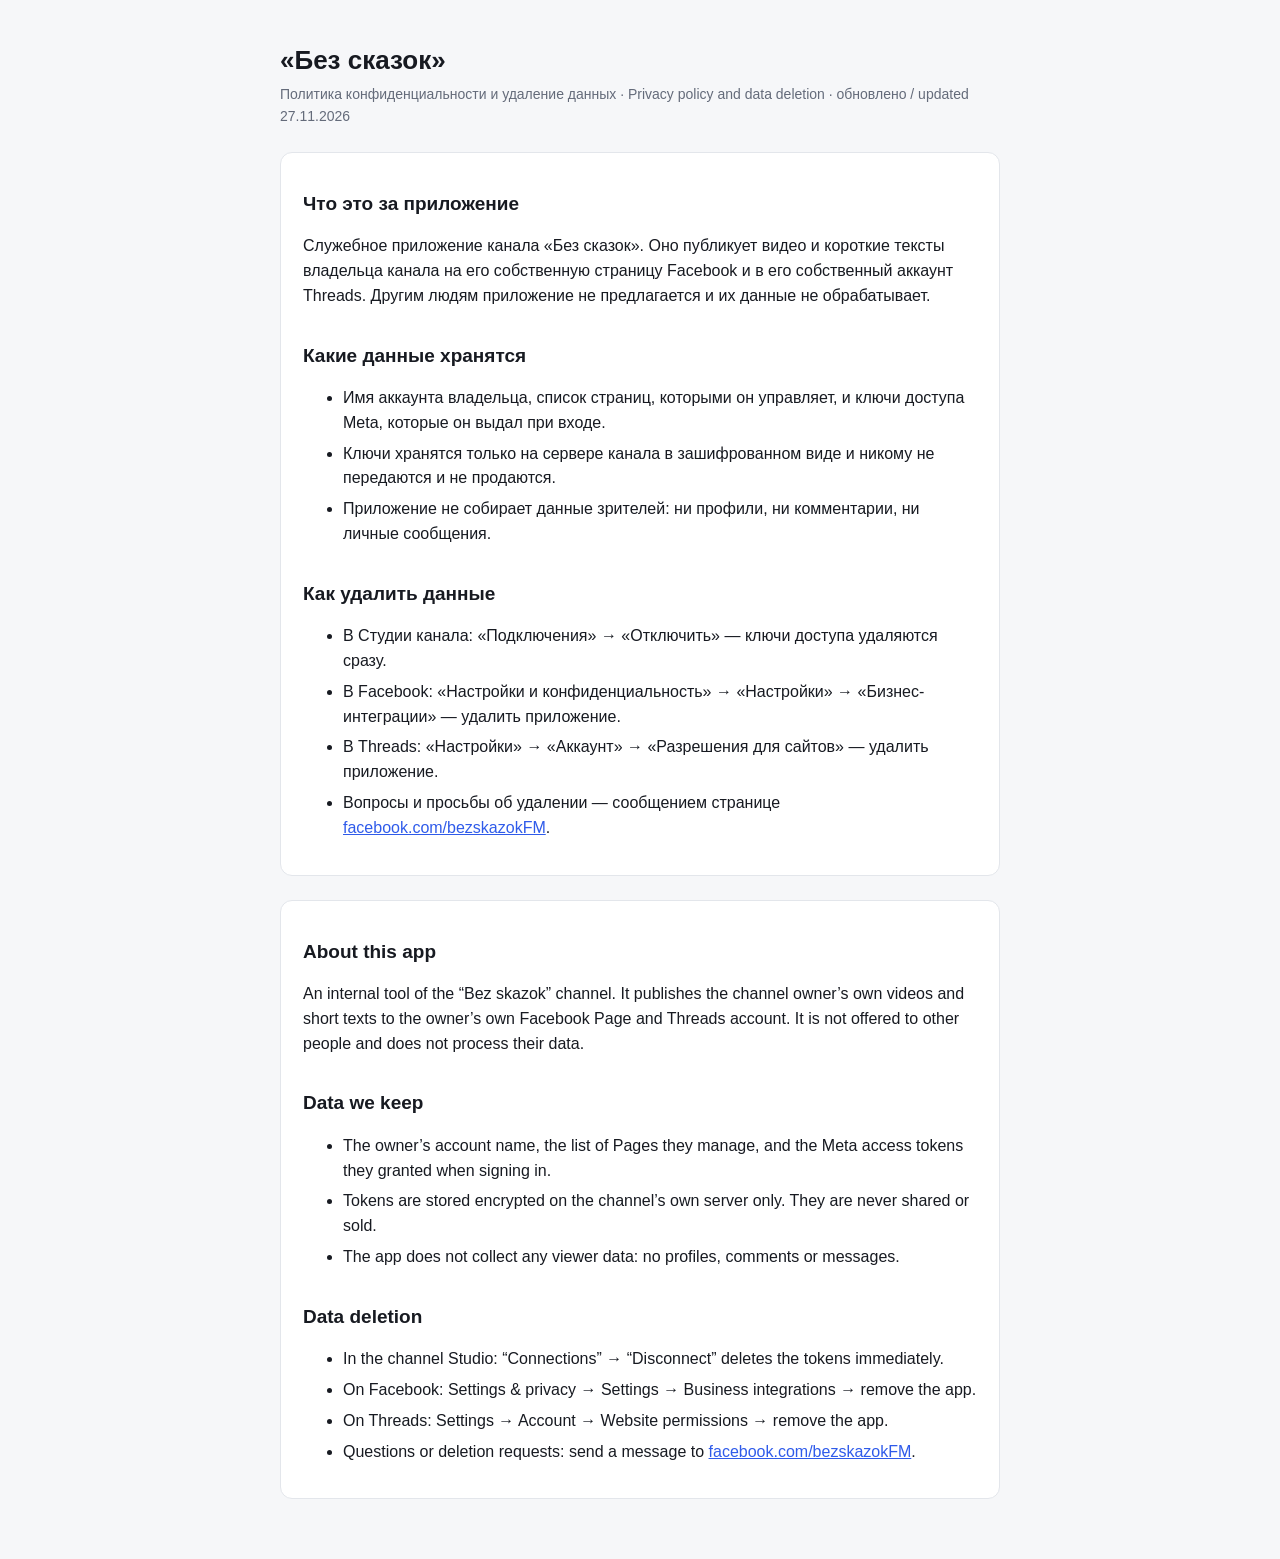
<file: studio/web/privacy.html>
<!doctype html>
<html lang="ru">
<head>
<meta charset="utf-8">
<meta name="viewport" content="width=device-width, initial-scale=1">
<title>«Без сказок» — политика конфиденциальности / Privacy policy</title>
<style>
  body { margin: 0; background: #f6f7f9; color: #171a21; font: 16px/1.55 -apple-system, BlinkMacSystemFont, "Segoe UI", Roboto, Arial, sans-serif; }
  main { max-width: 720px; margin: 0 auto; padding: 40px 20px 60px; }
  h1 { font-size: 26px; margin: 0 0 4px; }
  h2 { font-size: 19px; margin: 32px 0 8px; }
  .muted { color: #646b7a; font-size: 14px; }
  section { background: #fff; border: 1px solid #e3e6eb; border-radius: 12px; padding: 4px 22px 18px; margin-top: 24px; }
  li + li { margin-top: 6px; }
  a { color: #2f5bea; }
</style>
</head>
<body>
<main>
  <h1>«Без сказок»</h1>
  <div class="muted">Политика конфиденциальности и удаление данных · Privacy policy and data deletion · обновлено / updated 27.11.2026</div>

  <section id="ru">
    <h2>Что это за приложение</h2>
    <p>Служебное приложение канала «Без сказок». Оно публикует видео и короткие тексты владельца канала на его собственную страницу Facebook и в его собственный аккаунт Threads. Другим людям приложение не предлагается и их данные не обрабатывает.</p>
    <h2>Какие данные хранятся</h2>
    <ul>
      <li>Имя аккаунта владельца, список страниц, которыми он управляет, и ключи доступа Meta, которые он выдал при входе.</li>
      <li>Ключи хранятся только на сервере канала в зашифрованном виде и никому не передаются и не продаются.</li>
      <li>Приложение не собирает данные зрителей: ни профили, ни комментарии, ни личные сообщения.</li>
    </ul>
    <h2 id="delete">Как удалить данные</h2>
    <ul>
      <li>В Студии канала: «Подключения» → «Отключить» — ключи доступа удаляются сразу.</li>
      <li>В Facebook: «Настройки и конфиденциальность» → «Настройки» → «Бизнес-интеграции» — удалить приложение.</li>
      <li>В Threads: «Настройки» → «Аккаунт» → «Разрешения для сайтов» — удалить приложение.</li>
      <li>Вопросы и просьбы об удалении — сообщением странице <a href="https://www.facebook.com/bezskazokFM">facebook.com/bezskazokFM</a>.</li>
    </ul>
  </section>

  <section id="en">
    <h2>About this app</h2>
    <p>An internal tool of the “Bez skazok” channel. It publishes the channel owner’s own videos and short texts to the owner’s own Facebook Page and Threads account. It is not offered to other people and does not process their data.</p>
    <h2>Data we keep</h2>
    <ul>
      <li>The owner’s account name, the list of Pages they manage, and the Meta access tokens they granted when signing in.</li>
      <li>Tokens are stored encrypted on the channel’s own server only. They are never shared or sold.</li>
      <li>The app does not collect any viewer data: no profiles, comments or messages.</li>
    </ul>
    <h2 id="delete-en">Data deletion</h2>
    <ul>
      <li>In the channel Studio: “Connections” → “Disconnect” deletes the tokens immediately.</li>
      <li>On Facebook: Settings &amp; privacy → Settings → Business integrations → remove the app.</li>
      <li>On Threads: Settings → Account → Website permissions → remove the app.</li>
      <li>Questions or deletion requests: send a message to <a href="https://www.facebook.com/bezskazokFM">facebook.com/bezskazokFM</a>.</li>
    </ul>
  </section>
</main>
</body>
</html>
</file>
